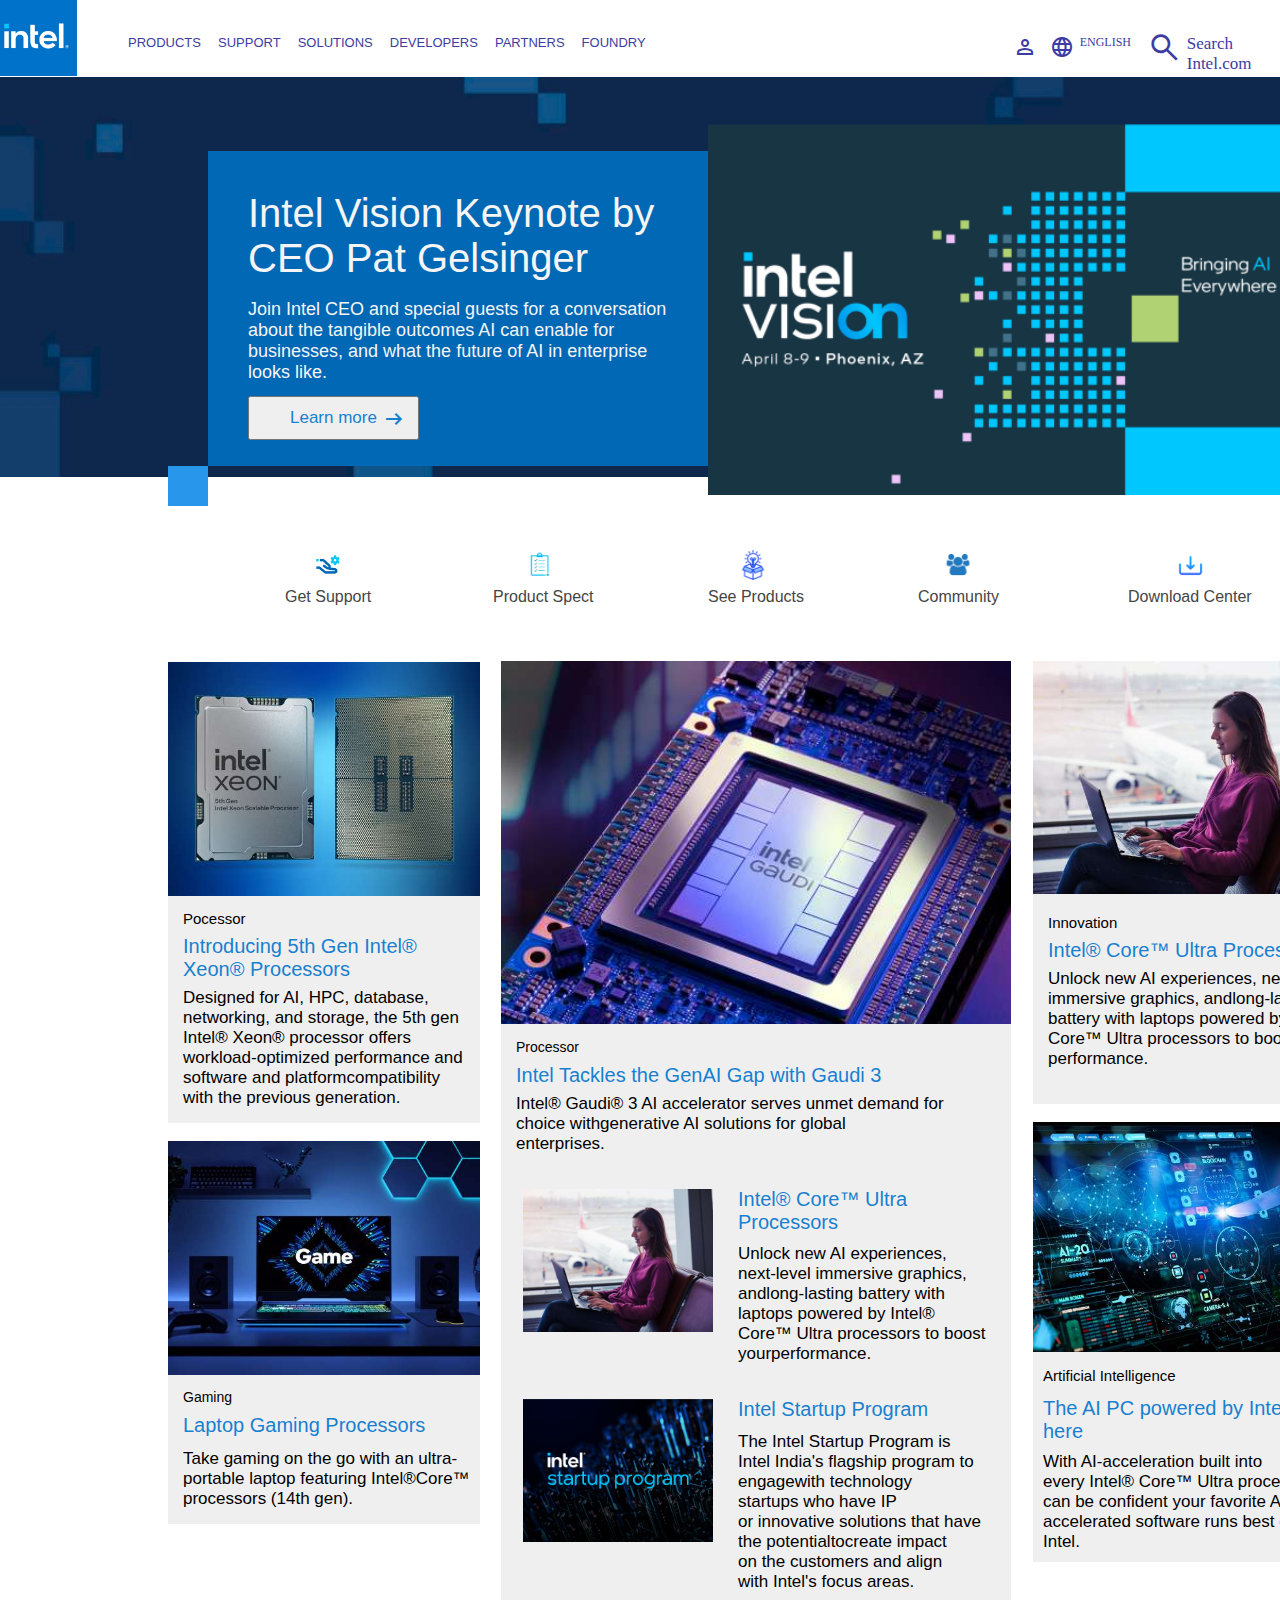
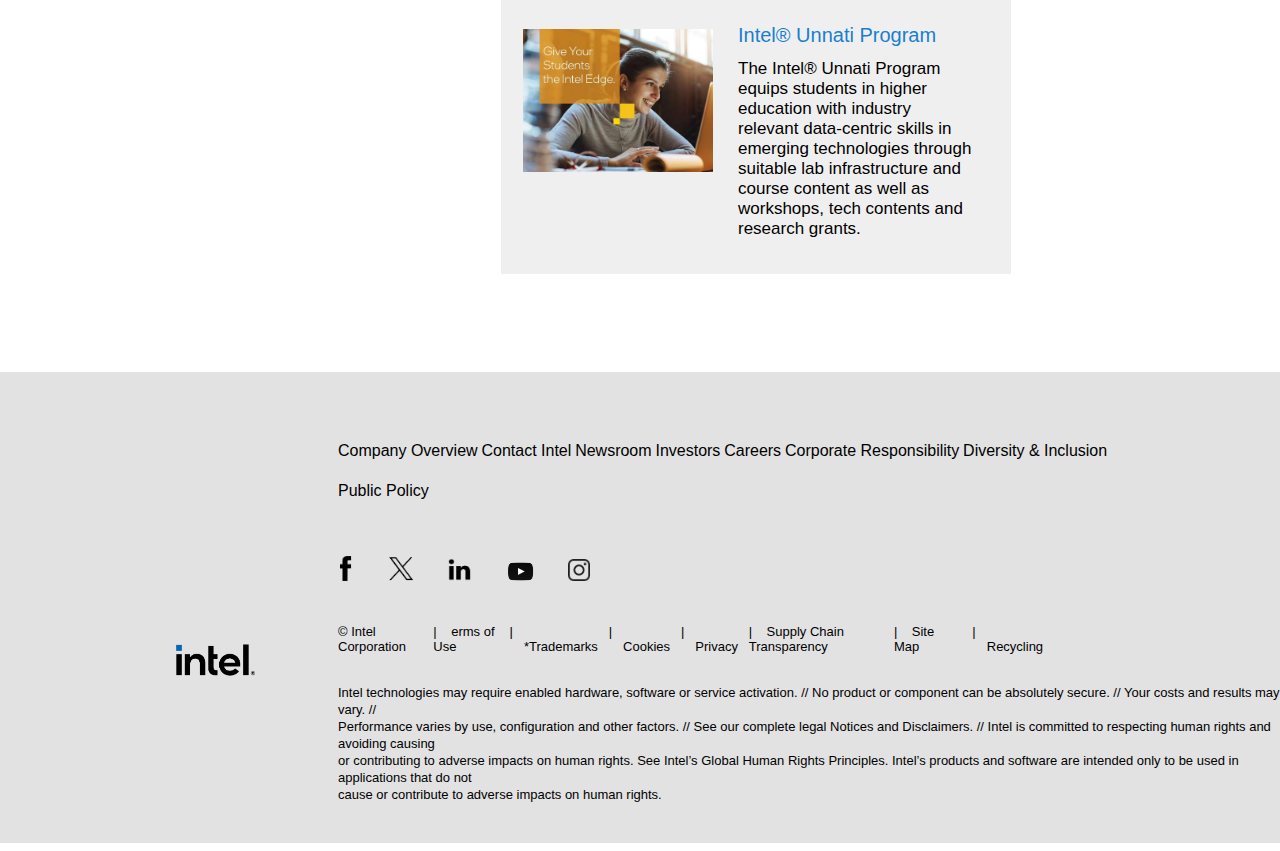
<file: index.html>
<!DOCTYPE html>
<html lang="en">

<head>
    <meta charset="UTF-8">
    <meta name="viewport" content="width=device-width, initial-scale=1.0">
    <title>Intel | Data Center Solutions, IoT, and PC Innovation</title>
    <!-- <link rel="shortcut icon" href="01.png" type="x-icon"> -->
    <link rel="shortcut icon" href="01.png" type="image/x-icon">
    <link rel="stylesheet" href="style.css">
    <link rel="stylesheet"
        href="https://fonts.googleapis.com/css2?family=Material+Symbols+Outlined:opsz,wght,FILL,GRAD@20..48,100..700,0..1,-50..200" />
    <link rel="stylesheet"
        href="https://fonts.googleapis.com/css2?family=Material+Symbols+Outlined:opsz,wght,FILL,GRAD@20..48,100..700,0..1,-50..200" />
</head>

<body>
    <nav id="nav">
        <img src="02.png" class="nav-img">
        <div>
            <ul type="none" id="nav-ul">
                <div class="dropdown1">
                    <li><a href="">PRODUCTS</a></li>
                    <div class="dropdown-contant1">
                        <div class="nav-head1"><a href="#">Products Home</a></div>
                        <section class="drop-section">
                            <div class="nav-contant1">
                                <ul class="nav-ul">
                                    <li class="nav-head">Processors</li>
                                    <li>Intel<sup>&reg;</sup> Core<sup>&trade;</sup> Ultra Processors</li>
                                    <li>Intel<sup>&reg;</sup> Core<sup>&trade;</sup> Processors</li>
                                    <li>Intel<sup>&reg;</sup> Xeon<sup>&reg;;</sup> Scalable Processors</li>
                                    <li>Intel<sup>&reg;</sup> Xeon<sup>&reg;</sup> Processors</li>
                                    <li>Intel<sup>&reg;</sup> Xeon<sup>&reg;</sup> CPU Max Series</li>
                                    <li>Intel Atom<sup>&reg;</sup> Processors</li>
                                </ul>
                            </div>
                            <div class="nav-contant1">
                                <ul class="nav-ul">
                                    <li class="nav-head">Select Systems & Devices</li>
                                    <li>Intel<sup>&reg;</sup> Evo<sup>&reg;</sup> Laptops</li>
                                    <li>Intel vPro<sup>&reg;</sup> for Business</li>
                                    <li>Gaming Systems</li>
                                    <li>Intel<sup>&reg;</sup> Arc<sup>&reg;</sup> Discrete Graphics</li>
                                    <li>Intel<sup>&reg;</sup> Wi-Fi Products</li>
                                    <li>Thunderbolt™ Technology</li>
                                    <li>Intel<sup>&reg;</sup> Unison<sup>&reg;</sup> Software</li>
                                    <li>Chipsets</li>
                                </ul>
                            </div>
                            <div class="nav-contant1">
                                <ul class="nav-ul">
                                    <li class="nav-head"> AI Accelerators</li>
                                    <li>Intelv Gaudi<sup>&reg;</sup> AI Accelerators</li>
                                    <li>AI Software Solutions</li>
                                    <li>Intel<sup>&reg;</sup> Geti™ Platform</li>
                                    <li>Intel<sup>&reg;</sup> Data Center GPU Max Series</li>
                                    <li>Intel<sup>&reg;</sup> Data Center GPU Flex Series</li>
                                </ul>
                            </div>
                            <div class="nav-contant1">
                                <ul class="nav-ul">
                                    <li class="nav-head"><a href=""> Network to Edge</a></li>
                                    <li><a href="">Edge and Embedded Processors</a></li>
                                    <li><a href="">Intel<sup>&reg;</sup> Ethernet Products</a></li>
                                    <li><a href="">Intel<sup>&reg;</sup> Infrastructure Processing Unit
                                            <br>(Intel<sup>&reg;</sup> IPU)</a></li>
                                    <li><a href="">Intel<sup>&reg;</sup> Silicon Photonics Optical <br>Transceivers</a>
                                    </li>
                                    <li><a href="">Intel<sup>&reg;</sup> Intelligent Fabric Processors</a></li>
                                    <li><a href="">Storage Solutions</a></li>
                                </ul>
                            </div>
                            <div class="nav-contant1">
                                <ul class="nav-ul">
                                    <li class="nav-head"><a href=""> FPGAs & Programmable Devices</a></li>
                                    <li><a href="">Intel<sup>&reg;</sup> FPGAs, CPLDs, and Configuration <br>Devices</a>
                                    </li>
                                    <li><a href="">Intel<sup>&reg;</sup> eASIC™ Structured ASIC Devices</a></li>
                                    <li><a href="">Intel<sup>&reg;</sup> Quartus<sup>&reg;</sup> Development Software &
                                            <br>Tools</a></li>
                                    <li><a href="">Intellectual Property</a></li>
                                    <li><a href="">Intel FPGA Development Kits</a></li>
                                    <li><a href="">Acceleration Boards & Platforms</a></li>
                                </ul>
                            </div>
                        </section>
                        <div class="nav-contant1">
                            <ul class="nav-ul">
                                <li class="nav-head"><a href=""> Software</a></li>
                                <li><a href="">Trust and Security Solutions</a></li>
                                <li><a href="">Performance Solutions</a></li>
                                <li><a href="">oneAPI Unified Runtime</a></li>
                                <li><a href="">OpenVINO<sup>&trade;</sup> Toolkit</a></li>
                                <li><a href="">Open Source Projects</a></li>
                                <li><a href="">Intel<sup>&reg;</sup> Developer Catalog</a></li>
                            </ul>
                        </div>

                    </div>
                </div>
                <div class="dropdown2">
                    <li><a href="">SUPPORT</a></li>
                    <div class="dropdown-contant2">
                        <section class="drop-section2">
                            <div>
                                <li class="nav-head2">Drivers & Downloads</li>
                                <ul class="nav-ul1">
                                    <li>Auto-update your Drivers</li>
                                    <li>Download Center</li>
                                </ul>
                            </div>
                            <div>
                                <li class="nav-head2">Support For</li>
                                <ul class="nav-ul1">
                                    <li>Products</li>
                                    <li>Developers</li>
                                    <li>Suppliers</li>
                                </ul>
                            </div>
                            <div>
                                <li class="nav-head2">Resources</li>
                                <ul class="na v-ul1">
                                    <li>Support Community</li>
                                    <li>Warranty Information</li>
                                    <li>Contact Support</li>
                                </ul>
                            </div>
                        </section>
                    </div>
                </div>
                <div class="dropdown3">
                    <li><a href="">SOLUTIONS</a></li>
                    <div class="dropdown-contant3">
                        <section class="drop-section3">
                            <div>
                                <li class="nav-head3">Business Solutions</li>
                                <ul class="nav-ul2">
                                    <li>AI</li>
                                    <li>5G</li>
                                    <li>Business PCs</li>
                                    <li>Cloud Computing</li>
                                    <li>Edge Computing</li>
                                    <li>IOT</li>
                                    <li>View all ></li>
                                </ul>
                            </div>
                            <div>
                                <li class="nav-head3">Consumer Solutions</li>
                                <ul class="nav-ul2">
                                    <li>Creators</li>
                                    <li>Gaming</li>
                                </ul>
                            </div>
                            <div>
                                <li class="nav-head3">Industry Solutions</li>
                                <ul class="nav-ul2">
                                    <li>Education</li>
                                    <li>Financial Services</li>
                                    <li>Government & Public Sector</li>
                                    <li>Healthcare & Life Sciences</li>
                                    <li>Industrial</li>
                                    <li>Retail</li>
                                    <li>Transportation</li>
                                    <li>View all ></li>
                                </ul>
                            </div>
                            <div>
                                <li class="nav-head3">Services</li>
                                <ul class="nav-ul2">
                                    <li>Intel Data Center Manager</li>
                                    <li>Intel Foundry Services</li>
                                </ul>
                            </div>
                            <div>
                                <li class="nav-head3">Resources</li>
                                <ul class="nav-ul2">
                                    <li>Customer Spotlight</li>
                                    <li>Technology Tips & Tricks</li>
                                    <li>Partner Stories</li>
                                    <li>Intel<sup>&reg;</sup> Partner Showcase</li>
                                    <li>Stories</li>
                                    <li>Intel Blogs</li>
                                </ul>
                            </div>
                        </section>
                    </div>
                </div>
                <div class="dropdown4">
                    <li><a href="">DEVELOPERS</a></li>
                    <div class="dropdown-contant4">
                        <div class="nav-head4"><a href="#">Developers Home</a></div>
                        <section class="drop-section4">
                            <div>
                                <li class="nav-head5">Development Tools</li>
                                <ul class="nav-ul3">
                                    <li>Software Catalog</li>
                                    <li>Software Catalog</li>
                                    <li>Download Center</li>
                                    <li>Design Tools and Services</li>
                                    <li>Software Registration</li>
                                </ul>
                            </div>
                            <div>
                                <li class="nav-head5">Topics & Technologies</li>
                                <ul class="nav-ul3">
                                    <li>Artificial Intelligence</li>
                                    <li>Client</li>
                                    <li>Cloud</li>
                                    <li>Game Development</li>
                                    <li>Edge, IoT & 5G</li>
                                    <li>High Performance Computing (HPC)</li>
                                </ul>
                            </div>
                            <div>
                                <li class="nav-head6">Resources & Documentation</li>
                                <ul class="nav-ul4">
                                    <li>Learn</li>
                                    <li>Communities & Events</li>
                                    <li>Developer Programs</li>
                                    <li>Get Help</li>
                                </ul>
                            </div>
                        </section>

                    </div>
                </div>
                <div class="dropdown5">
                <li><a href="">PARTNERS</a></li>
                <div class="dropdown-contant5">
                    <section class="drop-section5">
                        <div>
                            <li class="nav-head7">Intel<sup>&reg;</sup> Partner Alliance</li>
                            <ul class="nav-ul5">
                                <li>About Membership</li>
                                <li>Already a Member? Login</li>
                                <li>Submit a Solution</li>
                                <li>Get Help</li>
                            </ul>
                        </div>
                        <div>
                            <li class="nav-head7">Intel<sup>&reg;</sup> Partner Showcase</li>
                            <ul class="nav-ul5">
                                <li>Offerings by Category</li>
                                <li>Partner Directorybb</li>
                            </ul>
                        </div>
                        <div>
                            <li class="nav-head7">Retail Partner Solutions</li>
                        </div>
                    </section>
                </div>
            </div>
            <div class="dropdown6">
                <li><a href="">FOUNDRY</a></li>
                <div class="dropdown-contant6">
                    <li class="nav-head8">Intel Foundry</li>
                    <ul class="nav-ul6">
                        <li>World-Class Wafer Foundry</li>
                        <li>Advanced Packaging</li>
                        <li>Chiplets</li>
                        <li>Software and Services</li>
                        <li>Design Ecosystem Accelerator Alliances</li>
                    </ul>
                </div>
            </div>
                <li>
                    <span id="icon1" class="material-symbols-outlined">
                        person
                    </span>
                </li>
                <li>
                    <span id="icon2" class="material-symbols-outlined">
                        language
                    </span>
                    <div id="div">ENGLISH</div>
                </li>
                <li>
                    <span id="icon3" class="material-symbols-outlined">
                        search
                    </span>
                    <div id="div2">Search Intel.com</div>
                </li>
            </ul>
        </div>
    </nav>
    <section>
        <img src="05.jpeg" id="section-img">
        <div id="section-div">
            <div>Intel Vision Keynote by CEO Pat Gelsinger</div>
            <p id="section-div2">Join Intel CEO and special guests for a conversation <br>about the tangible outcomes AI
                can enable for <br>businesses, and what the future of AI in enterprise <br>looks like.</p>
            <button id="section-button"><a href="https://www.intel.com/content/www/us/en/homepage.html">Learn more <span
                        class="material-symbols-outlined" id="section-icon">
                        arrow_right_alt
                    </span></a></button>
        </div>
        <div id="section-div3"></div>
        <img src="04.png" id="section-img2">
    </section>
    <br>
    <br>
    <br>
    <div id="icon-div">
        <a href="https://www.intel.com/content/www/us/en/support.html"><img src="22.png" id="icon-img">
            <p id="icon-p">Get Support</p>
        </a>
        <a href="https://ark.intel.com/content/www/us/en/ark.html"><img src="23.png" id="icon-img2">
            <p id="icon-p2">Product Spect</p>
        </a>
        <a href="https://ark.intel.com/content/www/us/en/ark.html"><img src="24.png" id="icon-img3">
            <p id="icon-p3">See Products</p>
        </a>
        <a href="https://community.intel.com/"><img src="25.png" id="icon-img4">
            <p id="icon-p4">Community</p>
        </a>
        <a href="https://www.intel.com/content/www/us/en/download-center/home.html"><img src="26.png" id="icon-img5">
            <p id="icon-p5">Download Center</p>
        </a>
    </div>
    <br>
    <br>
    <br>
    <div id="section">
        <section>
            <div id="main-div1">
                <a href="Get SupportGet Support">
                    <div id="img-div1"><img src="06.jpg" id="section-img3"></div>
                    <div id="text-div1">
                        <p id="section-div4">Pocessor</p>
                        <p id="section-div5">Introducing 5th Gen Intel® <br> Xeon® Processors</p><br>
                        <p id="section-div6">Designed for AI, HPC, database, <br> networking, and storage, the 5th
                            gen<br>Intel® Xeon® processor offers <br> workload-optimized performance and <br> software
                            and
                            platformcompatibility <br> with the previous generation.</p>
                    </div>
                </a>
            </div>
            <br>
            <div id="main-div2">
                <a href="https://www.intel.com/content/www/us/en/gaming/gaming-laptops.html">
                    <div id="img-div2"><img src="09.jpg" id="section-img4"></div>
                    <div id="text-div2">
                        <p id="section-div7">Gaming</p>
                        <p id="section-div8">Laptop Gaming Processors</p>
                        <p id="section-div9">Take gaming on the go with an ultra- <br>portable laptop featuring
                            Intel®Core™<br> processors (14th gen).</p>
                    </div>
                </a>
            </div>
        </section>
        <section>
            <div id="main-div3">
                <a href="https://www.intel.com/content/www/us/en/architecture-and-technology/vpro/overview.html">
                    <div id="img-div3"><img src="14.jpg" id="section2-img1"></div>
                    <div id="text-div3">
                        <p id="section2-div1">Processor</p>
                        <p id="section2-div2">Intel Tackles the GenAI Gap with Gaudi 3</p>
                        <p id="section2-div3">Intel® Gaudi® 3 AI accelerator serves unmet demand for <br>choice
                            withgenerative AI solutions for global <br>enterprises.</p>
                    </div>
                </a>
            </div>
            <div id="main-div4">
                <a href="https://www.intel.com/content/www/us/en/products/details/processors/core-ultra.html">
                    <div id="img-div4"><img src="08.jpg" id="section2-img2"></div>
                    <p id="section2-div4">Intel® Core™ Ultra <br> Processors</p>
                    <p id="section2-div5">Unlock new AI experiences, <br>next-level immersive graphics,
                        <br>andlong-lasting battery with <br>laptops powered by Intel® <br>Core™ Ultra processors to
                        boost<br>yourperformance.
                    </p>
                </a>
            </div>
            <div id="main-div5">
                <a href="https://www.intel.in/content/www/in/en/corporate/startup/overview.html">
                    <div id="img-div5"><img src="11.png" id="section2-img3"></div>
                    <p id="section2-div6">Intel Startup Program</p>
                    <p id="section2-div7">The Intel Startup Program is <br>Intel India's flagship program to
                        <br>engagewith technology <br>startups who have IP <br>or innovative solutions that have <br>the
                        potentialtocreate impact <br>on the customers and align <br>with Intel's focus areas.
                    </p>
                </a>
            </div>
            <div id="main-div6">
                <a href="https://www.intel.in/content/www/in/en/corporate/unnati/overview.html">
                    <div id="img-div6"><img src="12.jpg" id="section2-img4"></div>
                    <div id="section2-div8">Intel® Unnati Program</div>
                    <div id="section2-div9">The Intel® Unnati Program <br>equips students in higher <br>education with
                        industry <br>relevant data-centric skills in <br>emerging technologies through <br>suitable lab
                        infrastructure and <br>course content as well as <br>workshops, tech contents and <br>research
                        grants.</div>
                </a>
            </div>
        </section>
        <section>
            <div id="main-div7">
                <a href="https://www.intel.com/content/www/us/en/products/details/processors/core-ultra.html">
                    <div id="img-div7"><img src="10.jpg" id="section3-img1"></div>
                    <div id="text-div7">
                        <p id="section3-div1">Innovation</p>
                        <p id="section3-div2">Intel® Core™ Ultra Processors</p>
                        <p id="section3-div3">Unlock new AI experiences, next-level <br>immersive graphics,
                            andlong-lasting<br>battery with laptops powered by Intel® <br>Core™ Ultra processors to
                            boost your<br>performance.</p>
                    </div>
                </a>
            </div>
            <br>
            <div id="main-div8">
                <a href="https://www.intel.com/content/www/us/en/products/docs/processors/core-ultra/ai-pc.html">
                    <div id="img-div8"><img src="13.jpg" id="section3-img2"></div>
                    <div id="text-div8">
                        <p id="section3-div4">Artificial Intelligence</p>
                        <p id="section3-div5">The AI PC powered by Intel is <br>here</p>
                        <p id="section3-div6">With AI-acceleration built into <br>every Intel® Core™ Ultra processor,you
                            <br>can be confident your favorite AI-<br>accelerated software runs best on <br>Intel.
                        </p>
                    </div>
                </a>
            </div>
        </section>
    </div>
    <footer id="footer">
        <div id="footer-div">
            <div>
                <ul id="footer-ul">
                    <li><a href="https://www.intel.com/content/www/us/en/company-overview/company-overview.html">Company
                            Overview</a></li>
                    <li><a href="https://www.intel.com/content/www/us/en/support/contact-intel.html">Contact Intel</a>
                    </li>
                    <li><a href="https://www.intel.com/content/www/us/en/newsroom/home.html#gs.78ctpo">Newsroom</a></li>
                    <li><a href="https://www.intc.com/">Investors</a></li>
                    <li><a href="https://www.intel.com/content/www/us/en/jobs/life-at-intel.html">Careers</a></li>
                    <li><a
                            href="https://www.intel.com/content/www/us/en/corporate-responsibility/corporate-responsibility.html">Corporate
                            Responsibility</a></li>
                    <li><a href="https://www.intel.com/content/www/us/en/diversity/diversity-at-intel.html">Diversity &
                            Inclusion</a></li>
                    <li id="footer-li"><a
                            href="https://www.intel.com/content/www/us/en/company-overview/public-policy.html">Public
                            Policy</a></li>
                </ul>
            </div>
            <div>
                <a href="https://www.facebook.com/Intel"><img src="15.png" id="footer-img1"></a>
                <a href="https://twitter.com/intel"><img src="16.png" id="footer-img2"></a>
                <a href="https://www.linkedin.com/company/intel-corporation"><img src="17.png" id="footer-img3"></a>
                <a href="https://www.youtube.com/user/channelintel"><img src="18.png" id="footer-img4"></a>
                <a href="https://www.instagram.com/intel/"><img src="19.png" id="footer-img5"></a>
            </div>
            <br>
            <div>
                <ul id="footer-ul2">
                    <li>© Intel Corporation&nbsp;&nbsp;&nbsp;&nbsp;</li>
                    <li><a href="https://www.intel.com/content/www/us/en/legal/terms-of-use.html">|&nbsp;&nbsp;&nbsp;&nbsp;erms
                            of Use&nbsp;&nbsp;&nbsp;</a></li>
                    <li><a
                            href="https://www.intel.com/content/www/us/en/legal/trademarks.html">|&nbsp;&nbsp;&nbsp;&nbsp;*Trademarks&nbsp;&nbsp;&nbsp;</a>
                    </li>
                    <li><a
                            href="https://www.intel.com/content/www/us/en/privacy/intel-cookie-notice.html">|&nbsp;&nbsp;&nbsp;&nbsp;Cookies&nbsp;&nbsp;&nbsp;</a>
                    </li>
                    <li><a
                            href="https://www.intel.com/content/www/us/en/privacy/intel-privacy-notice.html">|&nbsp;&nbsp;&nbsp;&nbsp;Privacy&nbsp;&nbsp;&nbsp;</a>
                    </li>
                    <li><a
                            href="https://www.intel.com/content/www/us/en/corporate-responsibility/statement-combating-modern-slavehtml">|&nbsp;&nbsp;&nbsp;&nbsp;Supply
                            Chain Transparency&nbsp;&nbsp;&nbsp;</a></li>
                    <li><a href="https://www.intel.com/content/www/us/en/siteindex.html">|&nbsp;&nbsp;&nbsp;&nbsp;Site
                            Map&nbsp;&nbsp;&nbsp;&nbsp;&nbsp;&nbsp;&nbsp;&nbsp;&nbsp;</a></li>
                    <li><a
                            href="https://www.intel.com/content/www/us/en/support/articles/000098122/services.html">|&nbsp;&nbsp;&nbsp;&nbsp;Recycling</a>
                    </li>
                </ul>
            </div>
            <div id="footer-div2">
                Intel technologies may require enabled hardware, software or service activation. // No product or
                component can be absolutely secure. // Your costs and results may vary. // <br>Performance varies by
                use, configuration and other factors. // See our complete legal Notices and Disclaimers. // Intel is
                committed to respecting human rights and avoiding causing <br>or contributing to adverse impacts on
                human rights. See Intel’s Global Human Rights Principles. Intel’s products and software are intended
                only to be used in applications that do not <br>cause or contribute to adverse impacts on human rights.
            </div>
            <img src="21.png" id="footer-img6">
        </div>

    </footer>

</body>

</html>
</file>
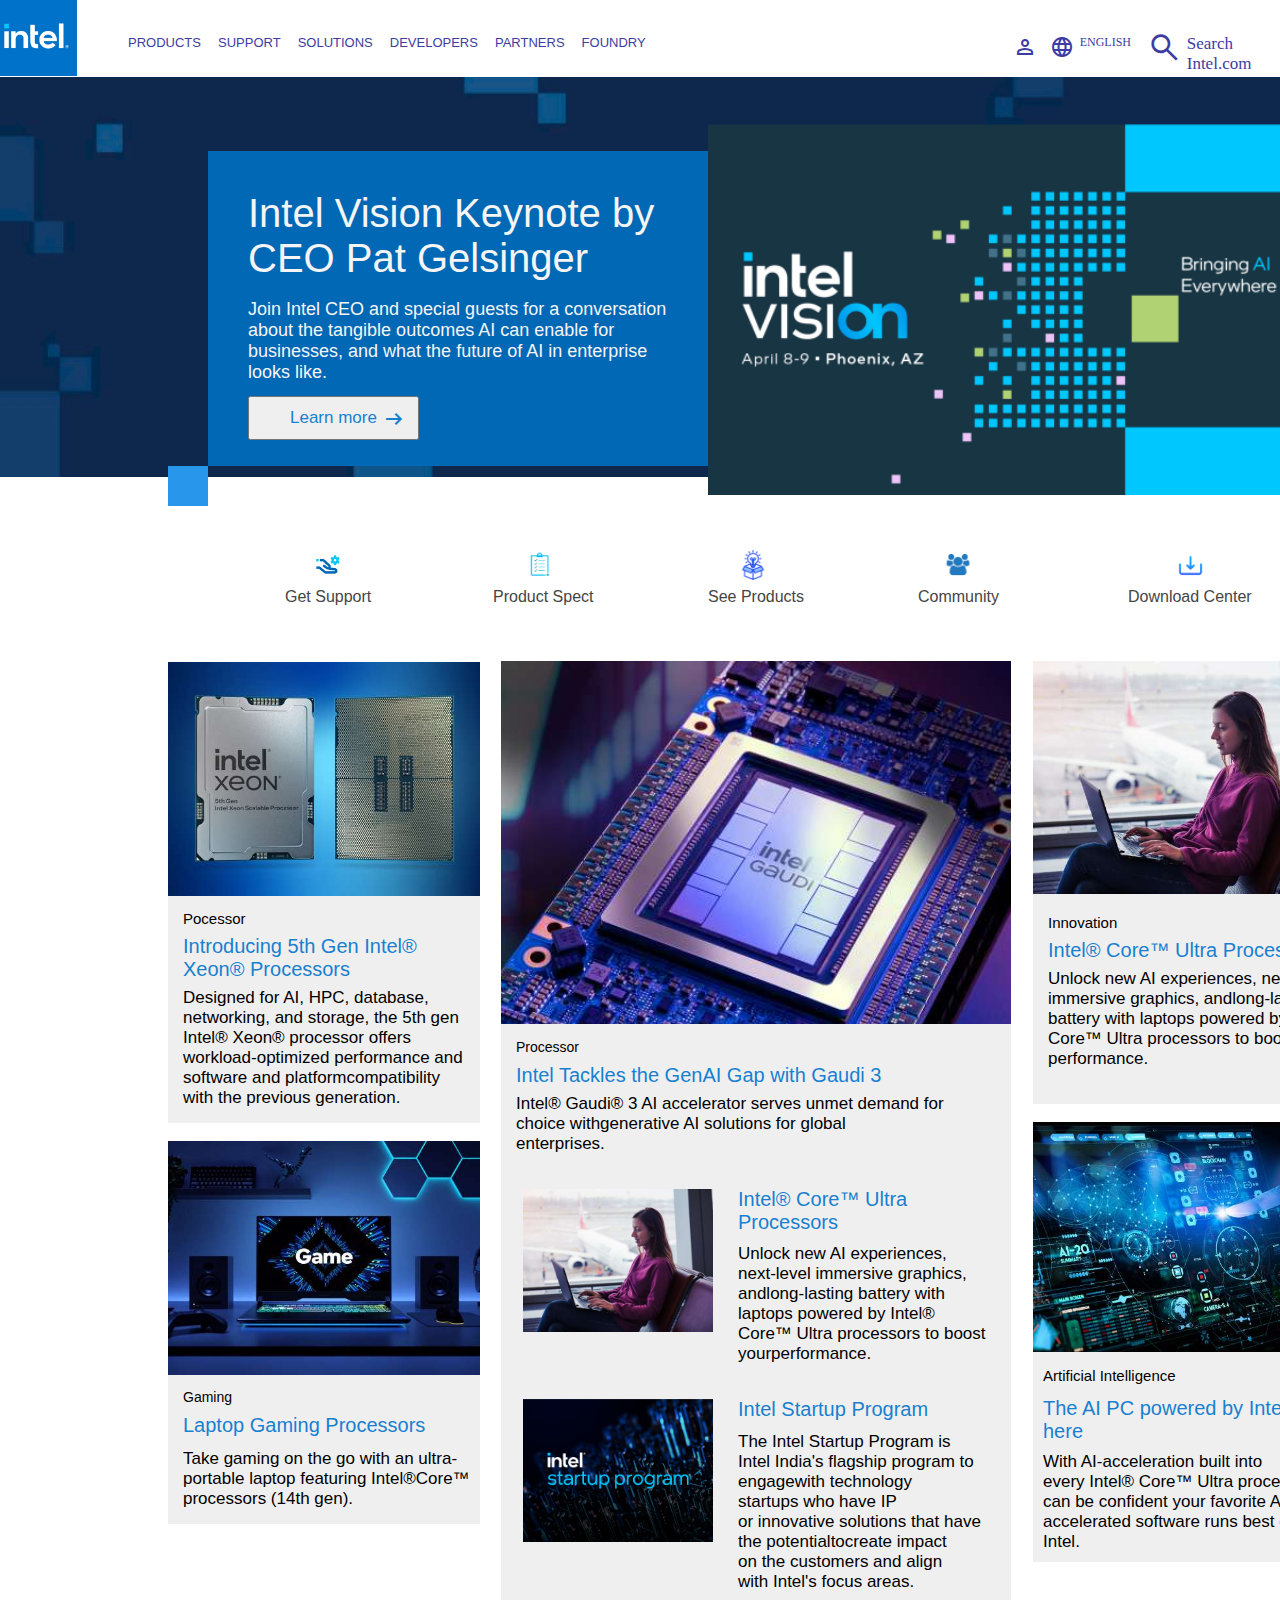
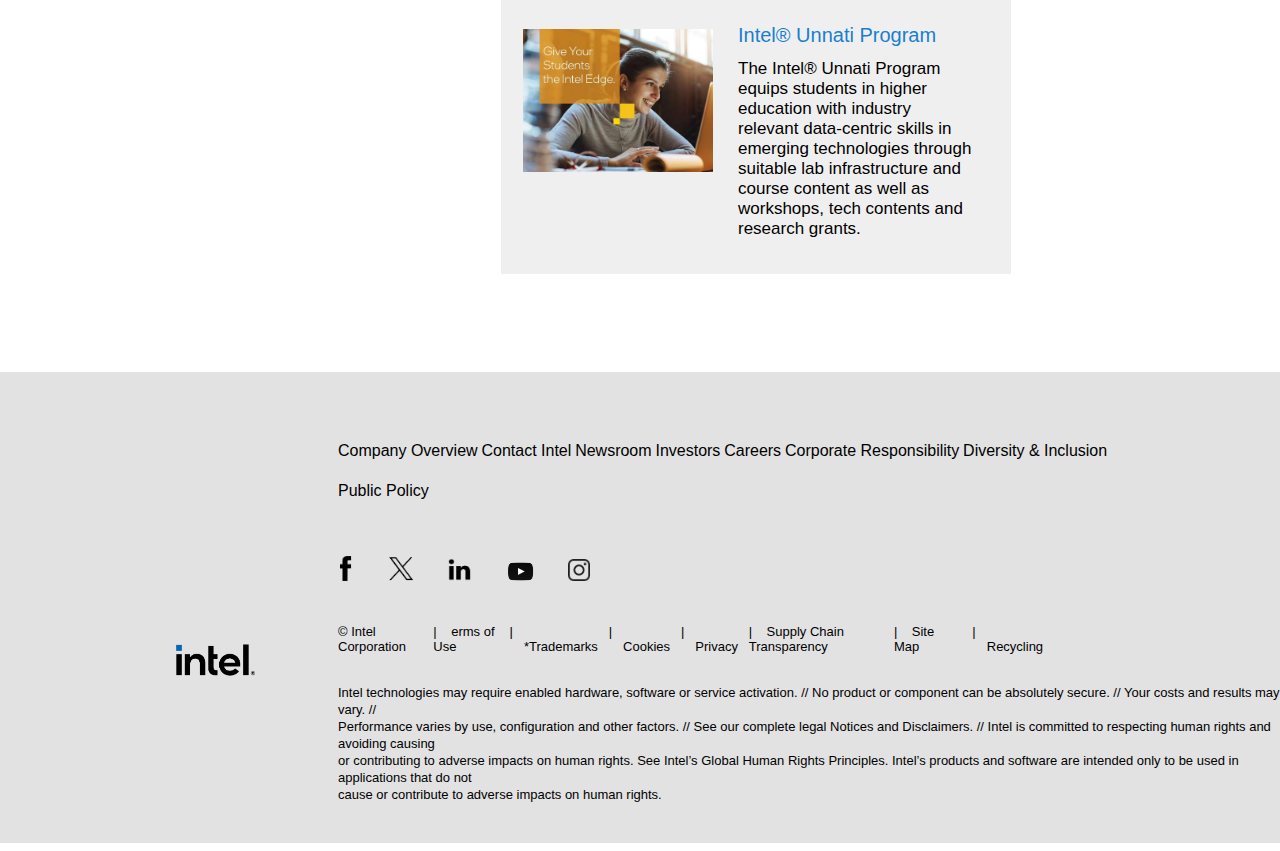
<file: Intel.html>
<!DOCTYPE html>
<html lang="en">

<head>
    <meta charset="UTF-8">
    <meta name="viewport" content="width=device-width, initial-scale=1.0">
    <title>Intel | Data Center Solutions, IoT, and PC Innovation</title>
    <!-- <link rel="shortcut icon" href="01.png" type="x-icon"> -->
    <link rel="shortcut icon" href="01.png" type="image/x-icon">
    <link rel="stylesheet" href="style.css">
    <link rel="stylesheet"
        href="https://fonts.googleapis.com/css2?family=Material+Symbols+Outlined:opsz,wght,FILL,GRAD@20..48,100..700,0..1,-50..200" />
    <link rel="stylesheet"
        href="https://fonts.googleapis.com/css2?family=Material+Symbols+Outlined:opsz,wght,FILL,GRAD@20..48,100..700,0..1,-50..200" />
</head>

<body>
    <nav id="nav">
        <img src="02.png" class="nav-img">
        <div>
            <ul type="none" id="nav-ul">
                <div class="dropdown1">
                    <li><a href="">PRODUCTS</a></li>
                    <div class="dropdown-contant1">
                        <div class="nav-head1"><a href="#">Products Home</a></div>
                        <section class="drop-section">
                            <div class="nav-contant1">
                                <ul class="nav-ul">
                                    <li class="nav-head">Processors</li>
                                    <li>Intel<sup>&reg;</sup> Core<sup>&trade;</sup> Ultra Processors</li>
                                    <li>Intel<sup>&reg;</sup> Core<sup>&trade;</sup> Processors</li>
                                    <li>Intel<sup>&reg;</sup> Xeon<sup>&reg;;</sup> Scalable Processors</li>
                                    <li>Intel<sup>&reg;</sup> Xeon<sup>&reg;</sup> Processors</li>
                                    <li>Intel<sup>&reg;</sup> Xeon<sup>&reg;</sup> CPU Max Series</li>
                                    <li>Intel Atom<sup>&reg;</sup> Processors</li>
                                </ul>
                            </div>
                            <div class="nav-contant1">
                                <ul class="nav-ul">
                                    <li class="nav-head">Select Systems & Devices</li>
                                    <li>Intel<sup>&reg;</sup> Evo<sup>&reg;</sup> Laptops</li>
                                    <li>Intel vPro<sup>&reg;</sup> for Business</li>
                                    <li>Gaming Systems</li>
                                    <li>Intel<sup>&reg;</sup> Arc<sup>&reg;</sup> Discrete Graphics</li>
                                    <li>Intel<sup>&reg;</sup> Wi-Fi Products</li>
                                    <li>Thunderbolt™ Technology</li>
                                    <li>Intel<sup>&reg;</sup> Unison<sup>&reg;</sup> Software</li>
                                    <li>Chipsets</li>
                                </ul>
                            </div>
                            <div class="nav-contant1">
                                <ul class="nav-ul">
                                    <li class="nav-head"> AI Accelerators</li>
                                    <li>Intelv Gaudi<sup>&reg;</sup> AI Accelerators</li>
                                    <li>AI Software Solutions</li>
                                    <li>Intel<sup>&reg;</sup> Geti™ Platform</li>
                                    <li>Intel<sup>&reg;</sup> Data Center GPU Max Series</li>
                                    <li>Intel<sup>&reg;</sup> Data Center GPU Flex Series</li>
                                </ul>
                            </div>
                            <div class="nav-contant1">
                                <ul class="nav-ul">
                                    <li class="nav-head"><a href=""> Network to Edge</a></li>
                                    <li><a href="">Edge and Embedded Processors</a></li>
                                    <li><a href="">Intel<sup>&reg;</sup> Ethernet Products</a></li>
                                    <li><a href="">Intel<sup>&reg;</sup> Infrastructure Processing Unit
                                            <br>(Intel<sup>&reg;</sup> IPU)</a></li>
                                    <li><a href="">Intel<sup>&reg;</sup> Silicon Photonics Optical <br>Transceivers</a>
                                    </li>
                                    <li><a href="">Intel<sup>&reg;</sup> Intelligent Fabric Processors</a></li>
                                    <li><a href="">Storage Solutions</a></li>
                                </ul>
                            </div>
                            <div class="nav-contant1">
                                <ul class="nav-ul">
                                    <li class="nav-head"><a href=""> FPGAs & Programmable Devices</a></li>
                                    <li><a href="">Intel<sup>&reg;</sup> FPGAs, CPLDs, and Configuration <br>Devices</a>
                                    </li>
                                    <li><a href="">Intel<sup>&reg;</sup> eASIC™ Structured ASIC Devices</a></li>
                                    <li><a href="">Intel<sup>&reg;</sup> Quartus<sup>&reg;</sup> Development Software &
                                            <br>Tools</a></li>
                                    <li><a href="">Intellectual Property</a></li>
                                    <li><a href="">Intel FPGA Development Kits</a></li>
                                    <li><a href="">Acceleration Boards & Platforms</a></li>
                                </ul>
                            </div>
                        </section>
                        <div class="nav-contant1">
                            <ul class="nav-ul">
                                <li class="nav-head"><a href=""> Software</a></li>
                                <li><a href="">Trust and Security Solutions</a></li>
                                <li><a href="">Performance Solutions</a></li>
                                <li><a href="">oneAPI Unified Runtime</a></li>
                                <li><a href="">OpenVINO<sup>&trade;</sup> Toolkit</a></li>
                                <li><a href="">Open Source Projects</a></li>
                                <li><a href="">Intel<sup>&reg;</sup> Developer Catalog</a></li>
                            </ul>
                        </div>

                    </div>
                </div>
                <div class="dropdown2">
                    <li><a href="">SUPPORT</a></li>
                    <div class="dropdown-contant2">
                        <section class="drop-section2">
                            <div>
                                <li class="nav-head2">Drivers & Downloads</li>
                                <ul class="nav-ul1">
                                    <li>Auto-update your Drivers</li>
                                    <li>Download Center</li>
                                </ul>
                            </div>
                            <div>
                                <li class="nav-head2">Support For</li>
                                <ul class="nav-ul1">
                                    <li>Products</li>
                                    <li>Developers</li>
                                    <li>Suppliers</li>
                                </ul>
                            </div>
                            <div>
                                <li class="nav-head2">Resources</li>
                                <ul class="na v-ul1">
                                    <li>Support Community</li>
                                    <li>Warranty Information</li>
                                    <li>Contact Support</li>
                                </ul>
                            </div>
                        </section>
                    </div>
                </div>
                <div class="dropdown3">
                    <li><a href="">SOLUTIONS</a></li>
                    <div class="dropdown-contant3">
                        <section class="drop-section3">
                            <div>
                                <li class="nav-head3">Business Solutions</li>
                                <ul class="nav-ul2">
                                    <li>AI</li>
                                    <li>5G</li>
                                    <li>Business PCs</li>
                                    <li>Cloud Computing</li>
                                    <li>Edge Computing</li>
                                    <li>IOT</li>
                                    <li>View all ></li>
                                </ul>
                            </div>
                            <div>
                                <li class="nav-head3">Consumer Solutions</li>
                                <ul class="nav-ul2">
                                    <li>Creators</li>
                                    <li>Gaming</li>
                                </ul>
                            </div>
                            <div>
                                <li class="nav-head3">Industry Solutions</li>
                                <ul class="nav-ul2">
                                    <li>Education</li>
                                    <li>Financial Services</li>
                                    <li>Government & Public Sector</li>
                                    <li>Healthcare & Life Sciences</li>
                                    <li>Industrial</li>
                                    <li>Retail</li>
                                    <li>Transportation</li>
                                    <li>View all ></li>
                                </ul>
                            </div>
                            <div>
                                <li class="nav-head3">Services</li>
                                <ul class="nav-ul2">
                                    <li>Intel Data Center Manager</li>
                                    <li>Intel Foundry Services</li>
                                </ul>
                            </div>
                            <div>
                                <li class="nav-head3">Resources</li>
                                <ul class="nav-ul2">
                                    <li>Customer Spotlight</li>
                                    <li>Technology Tips & Tricks</li>
                                    <li>Partner Stories</li>
                                    <li>Intel<sup>&reg;</sup> Partner Showcase</li>
                                    <li>Stories</li>
                                    <li>Intel Blogs</li>
                                </ul>
                            </div>
                        </section>
                    </div>
                </div>
                <div class="dropdown4">
                    <li><a href="">DEVELOPERS</a></li>
                    <div class="dropdown-contant4">
                        <div class="nav-head4"><a href="#">Developers Home</a></div>
                        <section class="drop-section4">
                            <div>
                                <li class="nav-head5">Development Tools</li>
                                <ul class="nav-ul3">
                                    <li>Software Catalog</li>
                                    <li>Software Catalog</li>
                                    <li>Download Center</li>
                                    <li>Design Tools and Services</li>
                                    <li>Software Registration</li>
                                </ul>
                            </div>
                            <div>
                                <li class="nav-head5">Topics & Technologies</li>
                                <ul class="nav-ul3">
                                    <li>Artificial Intelligence</li>
                                    <li>Client</li>
                                    <li>Cloud</li>
                                    <li>Game Development</li>
                                    <li>Edge, IoT & 5G</li>
                                    <li>High Performance Computing (HPC)</li>
                                </ul>
                            </div>
                            <div>
                                <li class="nav-head6">Resources & Documentation</li>
                                <ul class="nav-ul4">
                                    <li>Learn</li>
                                    <li>Communities & Events</li>
                                    <li>Developer Programs</li>
                                    <li>Get Help</li>
                                </ul>
                            </div>
                        </section>

                    </div>
                </div>
                <div class="dropdown5">
                <li><a href="">PARTNERS</a></li>
                <div class="dropdown-contant5">
                    <section class="drop-section5">
                        <div>
                            <li class="nav-head7">Intel<sup>&reg;</sup> Partner Alliance</li>
                            <ul class="nav-ul5">
                                <li>About Membership</li>
                                <li>Already a Member? Login</li>
                                <li>Submit a Solution</li>
                                <li>Get Help</li>
                            </ul>
                        </div>
                        <div>
                            <li class="nav-head7">Intel<sup>&reg;</sup> Partner Showcase</li>
                            <ul class="nav-ul5">
                                <li>Offerings by Category</li>
                                <li>Partner Directorybb</li>
                            </ul>
                        </div>
                        <div>
                            <li class="nav-head7">Retail Partner Solutions</li>
                        </div>
                    </section>
                </div>
            </div>
            <div class="dropdown6">
                <li><a href="">FOUNDRY</a></li>
                <div class="dropdown-contant6">
                    <li class="nav-head8">Intel Foundry</li>
                    <ul class="nav-ul6">
                        <li>World-Class Wafer Foundry</li>
                        <li>Advanced Packaging</li>
                        <li>Chiplets</li>
                        <li>Software and Services</li>
                        <li>Design Ecosystem Accelerator Alliances</li>
                    </ul>
                </div>
            </div>
                <li>
                    <span id="icon1" class="material-symbols-outlined">
                        person
                    </span>
                </li>
                <li>
                    <span id="icon2" class="material-symbols-outlined">
                        language
                    </span>
                    <div id="div">ENGLISH</div>
                </li>
                <li>
                    <span id="icon3" class="material-symbols-outlined">
                        search
                    </span>
                    <div id="div2">Search Intel.com</div>
                </li>
            </ul>
        </div>
    </nav>
    <section>
        <img src="05.jpeg" id="section-img">
        <div id="section-div">
            <div>Intel Vision Keynote by CEO Pat Gelsinger</div>
            <p id="section-div2">Join Intel CEO and special guests for a conversation <br>about the tangible outcomes AI
                can enable for <br>businesses, and what the future of AI in enterprise <br>looks like.</p>
            <button id="section-button"><a href="https://www.intel.com/content/www/us/en/homepage.html">Learn more <span
                        class="material-symbols-outlined" id="section-icon">
                        arrow_right_alt
                    </span></a></button>
        </div>
        <div id="section-div3"></div>
        <img src="04.png" id="section-img2">
    </section>
    <br>
    <br>
    <br>
    <div id="icon-div">
        <a href="https://www.intel.com/content/www/us/en/support.html"><img src="22.png" id="icon-img">
            <p id="icon-p">Get Support</p>
        </a>
        <a href="https://ark.intel.com/content/www/us/en/ark.html"><img src="23.png" id="icon-img2">
            <p id="icon-p2">Product Spect</p>
        </a>
        <a href="https://ark.intel.com/content/www/us/en/ark.html"><img src="24.png" id="icon-img3">
            <p id="icon-p3">See Products</p>
        </a>
        <a href="https://community.intel.com/"><img src="25.png" id="icon-img4">
            <p id="icon-p4">Community</p>
        </a>
        <a href="https://www.intel.com/content/www/us/en/download-center/home.html"><img src="26.png" id="icon-img5">
            <p id="icon-p5">Download Center</p>
        </a>
    </div>
    <br>
    <br>
    <br>
    <div id="section">
        <section>
            <div id="main-div1">
                <a href="Get SupportGet Support">
                    <div id="img-div1"><img src="06.jpg" id="section-img3"></div>
                    <div id="text-div1">
                        <p id="section-div4">Pocessor</p>
                        <p id="section-div5">Introducing 5th Gen Intel® <br> Xeon® Processors</p><br>
                        <p id="section-div6">Designed for AI, HPC, database, <br> networking, and storage, the 5th
                            gen<br>Intel® Xeon® processor offers <br> workload-optimized performance and <br> software
                            and
                            platformcompatibility <br> with the previous generation.</p>
                    </div>
                </a>
            </div>
            <br>
            <div id="main-div2">
                <a href="https://www.intel.com/content/www/us/en/gaming/gaming-laptops.html">
                    <div id="img-div2"><img src="09.jpg" id="section-img4"></div>
                    <div id="text-div2">
                        <p id="section-div7">Gaming</p>
                        <p id="section-div8">Laptop Gaming Processors</p>
                        <p id="section-div9">Take gaming on the go with an ultra- <br>portable laptop featuring
                            Intel®Core™<br> processors (14th gen).</p>
                    </div>
                </a>
            </div>
        </section>
        <section>
            <div id="main-div3">
                <a href="https://www.intel.com/content/www/us/en/architecture-and-technology/vpro/overview.html">
                    <div id="img-div3"><img src="14.jpg" id="section2-img1"></div>
                    <div id="text-div3">
                        <p id="section2-div1">Processor</p>
                        <p id="section2-div2">Intel Tackles the GenAI Gap with Gaudi 3</p>
                        <p id="section2-div3">Intel® Gaudi® 3 AI accelerator serves unmet demand for <br>choice
                            withgenerative AI solutions for global <br>enterprises.</p>
                    </div>
                </a>
            </div>
            <div id="main-div4">
                <a href="https://www.intel.com/content/www/us/en/products/details/processors/core-ultra.html">
                    <div id="img-div4"><img src="08.jpg" id="section2-img2"></div>
                    <p id="section2-div4">Intel® Core™ Ultra <br> Processors</p>
                    <p id="section2-div5">Unlock new AI experiences, <br>next-level immersive graphics,
                        <br>andlong-lasting battery with <br>laptops powered by Intel® <br>Core™ Ultra processors to
                        boost<br>yourperformance.
                    </p>
                </a>
            </div>
            <div id="main-div5">
                <a href="https://www.intel.in/content/www/in/en/corporate/startup/overview.html">
                    <div id="img-div5"><img src="11.png" id="section2-img3"></div>
                    <p id="section2-div6">Intel Startup Program</p>
                    <p id="section2-div7">The Intel Startup Program is <br>Intel India's flagship program to
                        <br>engagewith technology <br>startups who have IP <br>or innovative solutions that have <br>the
                        potentialtocreate impact <br>on the customers and align <br>with Intel's focus areas.
                    </p>
                </a>
            </div>
            <div id="main-div6">
                <a href="https://www.intel.in/content/www/in/en/corporate/unnati/overview.html">
                    <div id="img-div6"><img src="12.jpg" id="section2-img4"></div>
                    <div id="section2-div8">Intel® Unnati Program</div>
                    <div id="section2-div9">The Intel® Unnati Program <br>equips students in higher <br>education with
                        industry <br>relevant data-centric skills in <br>emerging technologies through <br>suitable lab
                        infrastructure and <br>course content as well as <br>workshops, tech contents and <br>research
                        grants.</div>
                </a>
            </div>
        </section>
        <section>
            <div id="main-div7">
                <a href="https://www.intel.com/content/www/us/en/products/details/processors/core-ultra.html">
                    <div id="img-div7"><img src="10.jpg" id="section3-img1"></div>
                    <div id="text-div7">
                        <p id="section3-div1">Innovation</p>
                        <p id="section3-div2">Intel® Core™ Ultra Processors</p>
                        <p id="section3-div3">Unlock new AI experiences, next-level <br>immersive graphics,
                            andlong-lasting<br>battery with laptops powered by Intel® <br>Core™ Ultra processors to
                            boost your<br>performance.</p>
                    </div>
                </a>
            </div>
            <br>
            <div id="main-div8">
                <a href="https://www.intel.com/content/www/us/en/products/docs/processors/core-ultra/ai-pc.html">
                    <div id="img-div8"><img src="13.jpg" id="section3-img2"></div>
                    <div id="text-div8">
                        <p id="section3-div4">Artificial Intelligence</p>
                        <p id="section3-div5">The AI PC powered by Intel is <br>here</p>
                        <p id="section3-div6">With AI-acceleration built into <br>every Intel® Core™ Ultra processor,you
                            <br>can be confident your favorite AI-<br>accelerated software runs best on <br>Intel.
                        </p>
                    </div>
                </a>
            </div>
        </section>
    </div>
    <footer id="footer">
        <div id="footer-div">
            <div>
                <ul id="footer-ul">
                    <li><a href="https://www.intel.com/content/www/us/en/company-overview/company-overview.html">Company
                            Overview</a></li>
                    <li><a href="https://www.intel.com/content/www/us/en/support/contact-intel.html">Contact Intel</a>
                    </li>
                    <li><a href="https://www.intel.com/content/www/us/en/newsroom/home.html#gs.78ctpo">Newsroom</a></li>
                    <li><a href="https://www.intc.com/">Investors</a></li>
                    <li><a href="https://www.intel.com/content/www/us/en/jobs/life-at-intel.html">Careers</a></li>
                    <li><a
                            href="https://www.intel.com/content/www/us/en/corporate-responsibility/corporate-responsibility.html">Corporate
                            Responsibility</a></li>
                    <li><a href="https://www.intel.com/content/www/us/en/diversity/diversity-at-intel.html">Diversity &
                            Inclusion</a></li>
                    <li id="footer-li"><a
                            href="https://www.intel.com/content/www/us/en/company-overview/public-policy.html">Public
                            Policy</a></li>
                </ul>
            </div>
            <div>
                <a href="https://www.facebook.com/Intel"><img src="15.png" id="footer-img1"></a>
                <a href="https://twitter.com/intel"><img src="16.png" id="footer-img2"></a>
                <a href="https://www.linkedin.com/company/intel-corporation"><img src="17.png" id="footer-img3"></a>
                <a href="https://www.youtube.com/user/channelintel"><img src="18.png" id="footer-img4"></a>
                <a href="https://www.instagram.com/intel/"><img src="19.png" id="footer-img5"></a>
            </div>
            <br>
            <div>
                <ul id="footer-ul2">
                    <li>© Intel Corporation&nbsp;&nbsp;&nbsp;&nbsp;</li>
                    <li><a href="https://www.intel.com/content/www/us/en/legal/terms-of-use.html">|&nbsp;&nbsp;&nbsp;&nbsp;erms
                            of Use&nbsp;&nbsp;&nbsp;</a></li>
                    <li><a
                            href="https://www.intel.com/content/www/us/en/legal/trademarks.html">|&nbsp;&nbsp;&nbsp;&nbsp;*Trademarks&nbsp;&nbsp;&nbsp;</a>
                    </li>
                    <li><a
                            href="https://www.intel.com/content/www/us/en/privacy/intel-cookie-notice.html">|&nbsp;&nbsp;&nbsp;&nbsp;Cookies&nbsp;&nbsp;&nbsp;</a>
                    </li>
                    <li><a
                            href="https://www.intel.com/content/www/us/en/privacy/intel-privacy-notice.html">|&nbsp;&nbsp;&nbsp;&nbsp;Privacy&nbsp;&nbsp;&nbsp;</a>
                    </li>
                    <li><a
                            href="https://www.intel.com/content/www/us/en/corporate-responsibility/statement-combating-modern-slavehtml">|&nbsp;&nbsp;&nbsp;&nbsp;Supply
                            Chain Transparency&nbsp;&nbsp;&nbsp;</a></li>
                    <li><a href="https://www.intel.com/content/www/us/en/siteindex.html">|&nbsp;&nbsp;&nbsp;&nbsp;Site
                            Map&nbsp;&nbsp;&nbsp;&nbsp;&nbsp;&nbsp;&nbsp;&nbsp;&nbsp;</a></li>
                    <li><a
                            href="https://www.intel.com/content/www/us/en/support/articles/000098122/services.html">|&nbsp;&nbsp;&nbsp;&nbsp;Recycling</a>
                    </li>
                </ul>
            </div>
            <div id="footer-div2">
                Intel technologies may require enabled hardware, software or service activation. // No product or
                component can be absolutely secure. // Your costs and results may vary. // <br>Performance varies by
                use, configuration and other factors. // See our complete legal Notices and Disclaimers. // Intel is
                committed to respecting human rights and avoiding causing <br>or contributing to adverse impacts on
                human rights. See Intel’s Global Human Rights Principles. Intel’s products and software are intended
                only to be used in applications that do not <br>cause or contribute to adverse impacts on human rights.
            </div>
            <img src="21.png" id="footer-img6">
        </div>

    </footer>

</body>

</html>
</file>
<file: style.css>
/* *{
    padding: 0;
    margin: 0;
    box-sizing: border-box;
} */
.nav-img {
    width: 80px;
    margin-left: -11px;
    margin-top: -10px;
    margin-bottom: 30px;
}

#nav-ul {
    display: flex;
    font-size: 13px;
    margin-top: 0px;
    justify-content: space-between;
    width: 45%;
    margin-left: 80px;
    padding-top: 30px;
    margin-top: -105px;
    font-weight: 10px;

}

nav ul li a {
    text-decoration: none;
    color: rgb(60, 60, 164);
    font-family: Arial, Helvetica, sans-serif;
}

nav ul li a:valid {
    color: black;
}

nav ul li a:hover {
    color: black;
}

.material-symbols-outlined {
    position: absolute;
    margin-left: 350px;
    color: rgb(60, 60, 164);
}

#icon2 {
    margin-left: 370px;
}

#div {
    color: rgb(60, 60, 164);
    margin-left: 400px;
    position: absolute;
    font-size: 12px;
}

#icon3 {
    margin-left: 450px;
    font-size: 35px;
    margin-top: -5px;
}

#div2 {
    color: rgb(60, 60, 164);
    margin-left: 490px;
    position: absolute;
    font-size: 17px;
    margin-top: -1px;
}

#section-img {
    width: 1520px;
    height: 400px;
    background-size: cover;
    margin-top: 12.7px;
    margin-left: -10px;
}

#section-div {
    background-color: #0068b5;
    width: 500px;
    height: 315px;
    margin-left: 200px;
    margin-top: -330px;
    position: absolute;
}

#section-div:valid {
    color: black;
}

#section-div:hover {
    color: rgb(85, 82, 82);
}

#section-div div {
    font-size: 40px;
    margin-left: 40px;
    margin-top: 40px;
    color: whitesmoke;
    font-family: Arial, Helvetica, sans-serif;
    font-weight: normal;
}

#section-div2 {
    position: absolute;
    color: whitesmoke;
    font-size: 18px;
    margin-left: 40px;
    font-family: Arial, Helvetica, sans-serif;
}

#section-button {
    padding: 10px 40px;
    margin-top: 115px;
    margin-left: 40px;
}

#section-button a {
    text-decoration: none;
    font-size: 17px;
    color: #1880d1;
    font-family: Arial, Helvetica, sans-serif;
    font-weight: normal;
}

#section-button a:valid {
    color: black;
}

#section-button a:hover {
    color: rgb(85, 82, 82);
}

#section-icon {
    color: #1880d1;
    margin-left: 5px;
    margin-top: -1px;
    font-weight: normal;
}

#section-icon:valid {
    color: black;
}

#section-icon:hover {
    color: rgb(85, 82, 82);
}

button a:valid {
    color: black;
}

button a:hover {
    color: rgb(85, 82, 82);
}

#section-div3 {
    background-color: #2896eb;
    width: 40px;
    height: 40px;
    position: absolute;
    margin-left: 160px;
    margin-top: -15px;
}

#section-img2 {
    width: 660px;
    margin-left: 700px;
    margin-top: -60%;
}

section div a {
    text-decoration: none;
    color: black;
}


#main-div1 {
    max-width: 595px;
    overflow: hidden;
    margin: -0px;
}

#img-div1 {
    margin-left: 180px;
    width: 312px;
    overflow: hidden;

}

#text-div1 {
    background-color: rgb(240, 239, 239);
    padding-bottom: 210px;
    margin-left: 180px;
    width: 312px;
    margin-top: -5px;
    overflow: hidden;
}

#section-img3 {
    width: 100%;
    transition: transform 0.9s;
}

#section-img3:hover {
    transform: scale(1.1);
}

#section-div4 {
    text-decoration: none;
    margin-left: 15px;
    font-size: 15px;
    margin-top: 15px;
    position: absolute;
    font-family: Arial, Helvetica, sans-serif;
}

#section-div5 {
    text-decoration: none;
    margin-left: 15px;
    margin-top: 40px;
    font-size: 20px;
    position: absolute;
    font-family: Arial, Helvetica, sans-serif;
    color: #1880d1;
}

#section-div6 {
    text-decoration: none;
    position: absolute;
    font-family: Arial, Helvetica, sans-serif;
    margin-left: 15px;
    margin-top: 75px;
    font-size: 17px;
}


#main-div2 {
    max-width: 595px;
    overflow: hidden;
    margin: -0px;
}

#img-div2 {
    margin-left: 180px;
    width: 312px;
    overflow: hidden;

}

#text-div2 {
    background-color: rgb(240, 239, 239);
    padding-bottom: 150px;
    margin-left: 180px;
    width: 312px;
    margin-top: -5px;
    overflow: hidden;
}

#section-img4 {
    width: 100%;
    transition: transform 0.9s;
}

#section-img4:hover {
    transform: scale(1.1);
}

#section-div7 {
    text-decoration: none;
    font-size: 14px;
    margin-left: 15px;
    margin-top: 15px;
    position: absolute;
    font-family: Arial, Helvetica, sans-serif;
}

#section-div8 {
    text-decoration: none;
    margin-left: 15px;
    margin-top: 40px;
    font-size: 20px;
    position: absolute;
    font-family: Arial, Helvetica, sans-serif;
    color: #1880d1;
}

#section-div9 {
    text-decoration: none;
    position: absolute;
    font-family: Arial, Helvetica, sans-serif;
    margin-left: 15px;
    margin-top: 75px;
    font-size: 17px;
}


#main-div4 {
    max-width: 105px;
    overflow: hidden;
    margin: -0px;
}

#img-div4 {
    margin-left: 535px;
    width: 190px;
    margin-top: -335px;
    position: absolute;
    overflow: hidden;

}

#section2-img2 {
    width: 100%;
    transition: transform 0.9s;
}

#section2-img2:hover {
    transform: scale(1.1);
}


#section2-div1 {
    text-decoration: none;
    font-size: 14px;
    margin-left: 15px;
    margin-top: 15px;
    position: absolute;
    font-family: Arial, Helvetica, sans-serif;
}

#section2-div2 {
    text-decoration: none;
    margin-left: 15px;
    margin-top: 40px;
    font-size: 20px;
    position: absolute;
    font-family: Arial, Helvetica, sans-serif;
    color: #1880d1;
}

#section2-div3 {
    text-decoration: none;
    position: absolute;
    font-family: Arial, Helvetica, sans-serif;
    margin-left: 15px;
    margin-top: 70px;
    font-size: 17px;
}

#main-div3 {
    max-width: 105px;
    overflow: hidden;
    margin: -0px;
}

#img-div3 {
    margin-left: 513px;
    width: 510px;
    margin-top: -863px;
    position: absolute;
    overflow: hidden;

}

#text-div3 {
    background-color: rgb(240, 239, 239);
    padding-bottom: 850px;
    margin-left: 513px;
    width: 510px;
    margin-top: -500px;
    overflow: hidden;
    position: absolute;
}

#section2-img1 {
    width: 100%;
    transition: transform 0.9s;
}

#section2-img1:hover {
    transform: scale(1.1);
}


#section2-div4 {
    text-decoration: none;
    margin-left: 750px;
    margin-top: -336px;
    font-size: 20px;
    position: absolute;
    font-family: Arial, Helvetica, sans-serif;
    color: #1880d1;
}

#section2-div5 {
    text-decoration: none;
    position: absolute;
    font-family: Arial, Helvetica, sans-serif;
    margin-left: 750px;
    margin-top: -280px;
    font-size: 17px;
}


#main-div5 {
    max-width: 105px;
    overflow: hidden;
    margin: -0px;
}

#img-div5 {
    margin-left: 535px;
    width: 190px;
    margin-top: -125px;
    position: absolute;
    overflow: hidden;

}

#section2-img3 {
    width: 100%;
    transition: transform 0.9s;
}

#section2-img3:hover {
    transform: scale(1.1);
}


#section2-div6 {
    text-decoration: none;
    margin-left: 750px;
    margin-top: -126px;
    font-size: 20px;
    position: absolute;
    font-family: Arial, Helvetica, sans-serif;
    color: #1880d1;
}

#section2-div7 {
    text-decoration: none;
    position: absolute;
    font-family: Arial, Helvetica, sans-serif;
    margin-left: 750px;
    margin-top: -92px;
    font-size: 17px;
}

#main-div6 {
    max-width: 105px;
    overflow: hidden;
    margin: -0px;
}

#img-div6 {
    margin-left: 535px;
    width: 190px;
    margin-top: 105px;
    position: absolute;
    overflow: hidden;

}

#section2-img4 {
    width: 100%;
    transition: transform 0.9s;
}

#section2-img4:hover {
    transform: scale(1.1);
}


#section2-div8 {
    text-decoration: none;
    margin-left: 750px;
    margin-top: 100px;
    font-size: 20px;
    position: absolute;
    font-family: Arial, Helvetica, sans-serif;
    color: #1880d1;
}

#section2-div9 {
    text-decoration: none;
    position: absolute;
    font-family: Arial, Helvetica, sans-serif;
    margin-left: 750px;
    margin-top: 135px;
    font-size: 17px;
}


#main-div7 {
    max-width: 595px;
    overflow: hidden;
    margin: -0px;
}

#img-div7 {
    margin-left: 1045px;
    width: 312px;
    margin-top: -863px;
    overflow: hidden;
    position: absolute;

}

#text-div7 {
    background-color: rgb(240, 239, 239);
    padding-bottom: 210px;
    margin-left: 1045px;
    width: 312px;
    position: absolute;
    margin-top: -630px;
    overflow: hidden;
}

#section3-img1 {
    width: 100%;
    transition: transform 0.9s;
}

#section3-img1:hover {
    transform: scale(1.1);
}


#section3-div1 {
    text-decoration: none;
    margin-left: 15px;
    font-size: 15px;
    margin-top: 20px;
    position: absolute;
    font-family: Arial, Helvetica, sans-serif;
}

#section3-div2 {
    text-decoration: none;
    margin-left: 15px;
    margin-top: 45px;
    font-size: 20px;
    position: absolute;
    font-family: Arial, Helvetica, sans-serif;
    color: #1880d1;
}

#section3-div3 {
    text-decoration: none;
    position: absolute;
    font-family: Arial, Helvetica, sans-serif;
    margin-left: 15px;
    margin-top: 75px;
    font-size: 17px;
}

 
#main-div8 {
    max-width: 595px;
    overflow: hidden;
    margin: -0px;
}

#img-div8 {
    margin-left: 1045px;
    width: 312px;
    margin-top: -420px;
    overflow: hidden;
    position: absolute;

}

#text-div8 {
    background-color: rgb(240, 239, 239);
    padding-bottom: 210px;
    margin-left: 1045px;
    width: 312px;
    position: absolute;
    margin-top: -190px;
    overflow: hidden;
}

#section3-img2 {
    width: 100%;
    transition: transform 0.9s;
}

#section3-img2:hover {
    transform: scale(1.1);
}

#section3-div4 {
    text-decoration: none;
    margin-left: 10px;
    font-size: 15px;
    margin-top: 15px;
    position: absolute;
    font-family: Arial, Helvetica, sans-serif;
}

#section3-div5 {
    text-decoration: none;
    margin-left: 10px;
    margin-top: 45px;
    font-size: 20px;
    position: absolute;
    font-family: Arial, Helvetica, sans-serif;
    color: #1880d1;
}

#section3-div6 {
    text-decoration: none;
    position: absolute;
    font-family: Arial, Helvetica, sans-serif;
    margin-left: 10px;
    margin-top: 100px;
    font-size: 17px;
}

#section {
    margin-left: -20px;
}

#footer {
    background-color: rgb(226, 226, 226);
    padding-top: -60px;
    padding-bottom: 40px;
    box-sizing: border-box;
    margin-top: -50px;
    /* position: absolute; */
    margin-left: -10px;
    margin-right: -8px;
}

#footer-div {
    margin-top: -370px;

}


#footer-ul {
    margin-top: 800px;
    display: flex;
    justify-content: space-between;
    list-style-type: none;
    width: 60%;
    font-family: Arial, Helvetica, sans-serif;
    font-size: 16px;
    padding-top: 70px;
    margin-left: 300px;
}

#footer-li {
    margin-top: 40px;
    position: absolute;
}

footer div ul li a {
    text-decoration: none;
    color: black;
}

footer div ul li a:hover {
    border-bottom: solid;
}

#footer-img1 {
    position: absolute;
    width: 25px;
    margin-top: 80px;
    margin-left: 335px;
}

#footer-img2 {
    position: absolute;
    width: 46px;
    margin-top: 70px;
    margin-left: 380px;
}

#footer-img3 {
    position: absolute;
    width: 23px;
    margin-top: 82px;
    margin-left: 450px;
}

#footer-img4 {
    position: absolute;
    width: 35px;
    margin-top: 78px;
    margin-left: 505px;
}

#footer-img5 {
    position: absolute;
    width: 22px;
    margin-top: 83px;
    margin-left: 570px;
}


#footer-ul2 {
    margin-top: 130px;
    display: flex;
    justify-content: space-between;
    list-style-type: none;
    width: 55%;
    font-family: Arial, Helvetica, sans-serif;
    font-size: 13px;
    margin-left: 300px;
}


#footer-div2 {
    margin-top: 30px;
    display: flex;
    justify-content: space-between;
    list-style-type: none;
    font-family: Arial, Helvetica, sans-serif;
    font-size: 13px;
    line-height: 17px;
    margin-left: 340px;
}


#footer-img6 {
    width: 95px;
    position: absolute;
    margin-top: -170px;
    margin-left: 170px;
}



#icon-div {
    padding-bottom: 55px;
}

#icon-img {
    width: 40px;
    position: absolute;
    margin-left: 300px;
    margin-top: 0px;
}

#icon-p {
    font-family: Arial, Helvetica, sans-serif;
    color: rgb(69, 69, 69);
    font-size: 16px;
    position: absolute;
    margin-left: 277px;
    margin-top: 35px;
}


#icon-img2 {
    width: 25px;
    position: absolute;
    margin-left: 520px;
    margin-top: -5px;
}

#icon-p2 {
    font-family: Arial, Helvetica, sans-serif;
    color: rgb(69, 69, 69);
    font-size: 16px;
    position: absolute;
    margin-left: 485px;
    margin-top: 35px;
}


#icon-img3 {
    width: 30px;
    position: absolute;
    margin-left: 730px;
    margin-top: -3px;
}

#icon-p3 {
    font-family: Arial, Helvetica, sans-serif;
    color: rgb(69, 69, 69);
    font-size: 16px;
    position: absolute;
    margin-left: 700px;
    margin-top: 35px;
}


#icon-img4 {
    width: 40px;
    position: absolute;
    margin-left: 930px;
    margin-top: 0px;
}

#icon-p4 {
    font-family: Arial, Helvetica, sans-serif;
    color: rgb(69, 69, 69);
    font-size: 16px;
    position: absolute;
    margin-left: 910px;
    margin-top: 35px;
}


#icon-img5 {
    width: 25px;
    position: absolute;
    margin-left: 1170px;
    margin-top: 0px;
}

#icon-p5 {
    font-family: Arial, Helvetica, sans-serif;
    color: rgb(69, 69, 69);
    font-size: 16px;
    position: absolute;
    margin-left: 1120px;
    margin-top: 35px;
}



/* Dropdown Navbar */



.dropdown-contant1 {
    background-color: white;
    position: absolute;
    display: none;
    margin-top: 25.8px;
    margin-left: -128px;
    width: 100%;
    min-width: 95vw;
    padding-left: -1px;
    padding-top: 30px;
    padding-bottom: 40px;
    z-index: 1;
    box-shadow: 1px 2px 7px gray;
}

.dropdown1:hover .dropdown-contant1 {
    display: block;
}


.nav-head{
    font-size: 15px;
    font-weight: 700;
    padding-bottom: 5px;
    color: #0068b5;
    padding-top: 20px;
}

.nav-head1{
    font-size: 18px;
    min-height: 13.8px;
    font-weight: 700;
    width: 95vw;
    font-family: Arial, Helvetica, sans-serif;
    border-bottom: 1px solid #d7d7d7;
    padding: 10px;
    margin-left: 20px;
}
.nav-head1 a{
    text-decoration: none;
    color: #0068b5;
}
.nav-head1 a:hover{
    color: #003c71;
}
.nav-ul{
    list-style-type: none;
    font-family: Arial, Helvetica, sans-serif;
    line-height: 25px;
    font-size: 14px;
    color: #0068b5; 
    justify-content: space-between;
    margin-left: -10px;
}

.nav-ul a{
    color: #0068b5;
}
.nav-ul a:hover{
    color: #003c71;
}
.drop-section{
    display: flex;
    justify-content: space-between;
    width: 95vw;
}


/* SUPPORT */


.dropdown-contant2 {
    background-color: white;
    position: absolute;
    display: none;
    margin-top: 25.8px;
    margin-left: -250px;
    width: 100vw;
    min-width: 90vw;
    padding-left: 2px;
    z-index: 1;
    box-shadow: 1px 2px 7px gray;
    font-family: Arial, Helvetica, sans-serif;
}

.dropdown2:hover .dropdown-contant2 {
    display: block;
}


.nav-head2{
    font-size: 15px;
    font-weight: 700;
    min-height: 12px;
    width: 16vw;
    border-bottom: 1px solid #d7d7d7;
    padding: 10px;
    margin-left: 20px;
}


.drop-section2{
    display: flex;
    width: 57vw;
    padding-bottom: 30px;
    justify-content: space-between;
    margin-top: 30px;
    margin-left: 30px;
    
}
.nav-ul1{
    list-style-type: none;
    font-family: Arial, Helvetica, sans-serif;
    line-height: 25px;
    font-size: 14px;
    color: #0068b5; 
    justify-content: space-between;
    margin-left: -10px;
}


/* SOLUTIONS */

.dropdown-contant3 {
    background-color: white;
    position: absolute;
    display: none;
    margin-top: 25.8px;
    margin-left: -325px;
    width: 100%;
    min-width: 95vw;
    padding-left: 0.1px;
    z-index: 1;
    font-family: Arial, Helvetica, sans-serif;
}

.dropdown3:hover .dropdown-contant3 {
    display: block;
}

.nav-head3{
    font-size: 15px;
    font-weight: 700;
    min-height: 12px;
    width: 259.038px;
    line-height: 35px;
    border-bottom: 1px solid #d7d7d7;
    padding-top: 30px;
    margin-left: 20px;
}


.nav-ul2{
    list-style-type: none;
    font-family: Arial, Helvetica, sans-serif;
    line-height: 26.4px;
    padding-top: 10px;
    font-size: 14px;
    color: #0068b5; 
    /* justify-content: space-between; */
    margin-left: -20px;
}
.drop-section3{
    display: flex;
    justify-content: space-between;
    width: 95vw;
    padding-bottom: 35px;
}


/* DEVELOPERS */


.dropdown-contant4{
    background-color: white;
    position: absolute;
    display: none;
    margin-top: 25.8px;
    margin-left: -430px;
    width: 100%;
    min-width: 95vw;
    padding-left: 0.1px;
    z-index: 1;
    font-family: Arial, Helvetica, sans-serif;
}

.dropdown4:hover .dropdown-contant4{
    display: block;
}

.nav-head4{
    font-size: 18px;
    font-weight: 700;
    min-height: 13.8px;
    width: 95vw;
    border-bottom: 1px solid #d7d7d7;
    padding: 10px;
    color: #0068b5;
    margin-left: 25px;
    padding-top: 30px;
}

.nav-head5{
    font-size: 15px;
    font-weight: 700;
    min-height: 12px;
    padding-top: 30px;
    margin-left: 35px;
    color: #0068b5;
}
.nav-head6{
    font-size: 15px;
    font-weight: 700;
    min-height: 12px;
    padding-top: 30px;
    margin-left: 20px;
    color: #0068b5;
}
.nav-ul4{
    font-size: 15px;
    font-weight: 700;
    min-height: 12px;
    padding-top: 30px;
    position: absolute;
    margin-left: 35px;
    color: #0068b5;
}
.nav-ul3{
    list-style-type: none;
    font-family: Arial, Helvetica, sans-serif;
    line-height: 28px;
    padding-top: 10px;
    font-size: 14px;
    color: #0068b5; 
    justify-content: space-between;
    margin-left: -5px;
}
.nav-ul4{
    list-style-type: none;
    font-family: Arial, Helvetica, sans-serif;
    line-height: 33px;
    padding-top: 10px;
    font-size: 14px;
    color: #0068b5; 
    justify-content: space-between;
    margin-left: -20px;
}
.nav-head4 a{
    text-decoration: none;
    color: #0068b5;
}
.drop-section4{
    display: flex;
    justify-content: space-between;
    width: 55vw;
    padding-bottom: 35px;
}
  

/* PARTNERS */


.dropdown-contant5{
    background-color: white;
    position: absolute;
    display: none;
    margin-top: 25.8px;
    margin-left: -550px;
    width: 100%;
    min-width: 95vw;
    padding-left: 0.1px;
    z-index: 1;
    font-family: Arial, Helvetica, sans-serif;
}

.dropdown5:hover .dropdown-contant5{
    display: block;
}


.nav-head7{
    font-size: 15px;
    font-weight: 700;
    min-height: 12px;
    padding-top: 30px;
    margin-left: 35px;
    color: #0068b5;
}
.nav-ul5{
    list-style-type: none;
    font-family: Arial, Helvetica, sans-serif;
    line-height: 25px;
    padding-top: 10px;
    font-size: 14px;
    color: #0068b5; 
    justify-content: space-between;
    margin-left: -5px;
}

.nav-head4 a{
    text-decoration: none;
    color: #0068b5;
}
.drop-section5{
    display: flex;
    justify-content: space-between;
    width: 51vw;
    padding-bottom: 35px;
}


/* FOUNDRY */


.dropdown-contant6{
    background-color: white;
    position: absolute;
    display: none;
    margin-top: 25.8px;
    margin-left: -650px;
    width: 100%;
    min-width: 95vw;
    padding-left: 0.1px;
    z-index: 1;
    font-family: Arial, Helvetica, sans-serif;
}

.dropdown6:hover .dropdown-contant6{
    display: block;
}


.nav-head8{
    font-size: 15px;
    font-weight: 700;
    min-height: 12px;
    padding-top: 30px;
    margin-left: 35px;
    color: #0068b5;
}
.nav-ul6{
    list-style-type: none;
    font-family: Arial, Helvetica, sans-serif;
    line-height: 28px;
    padding-top: 10px;
    font-size: 14px;
    color: #0068b5; 
    justify-content: space-between;
    margin-left: -5px;
    padding-bottom: 38px;
}
</file>
